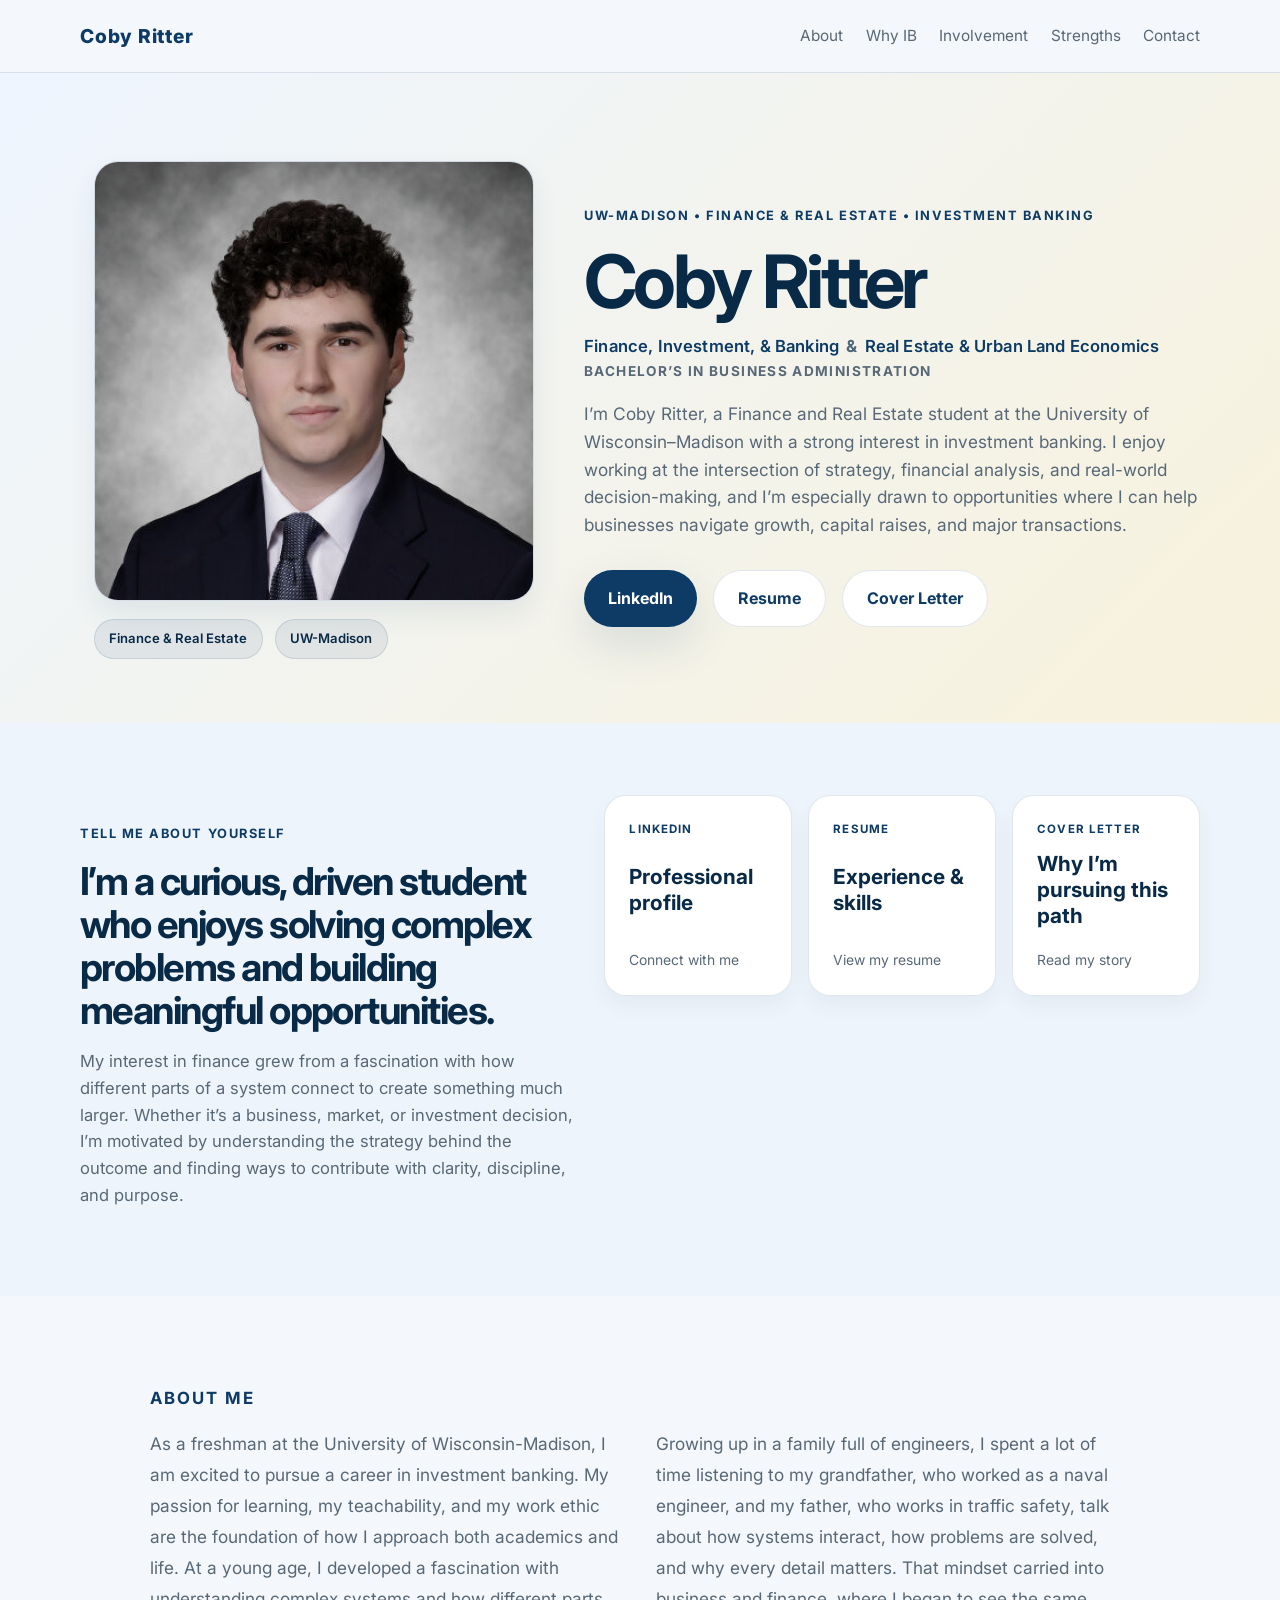
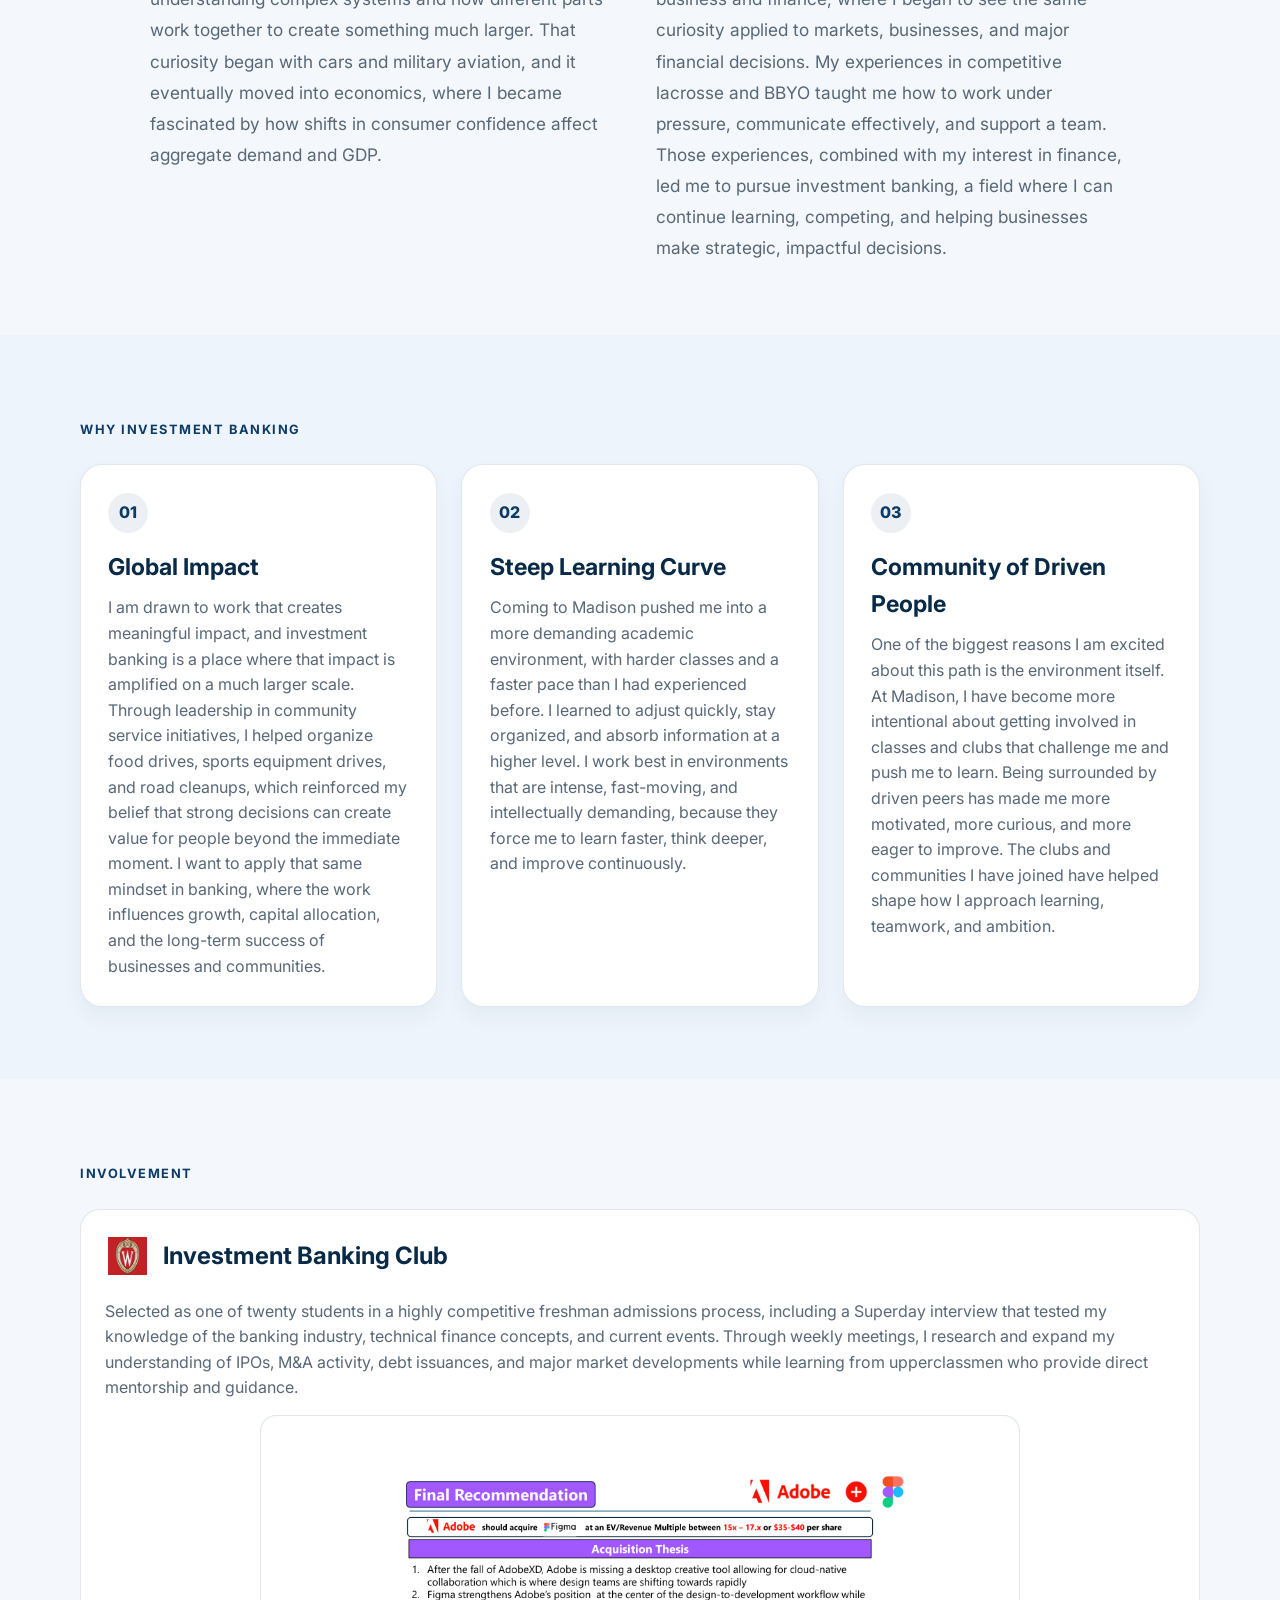
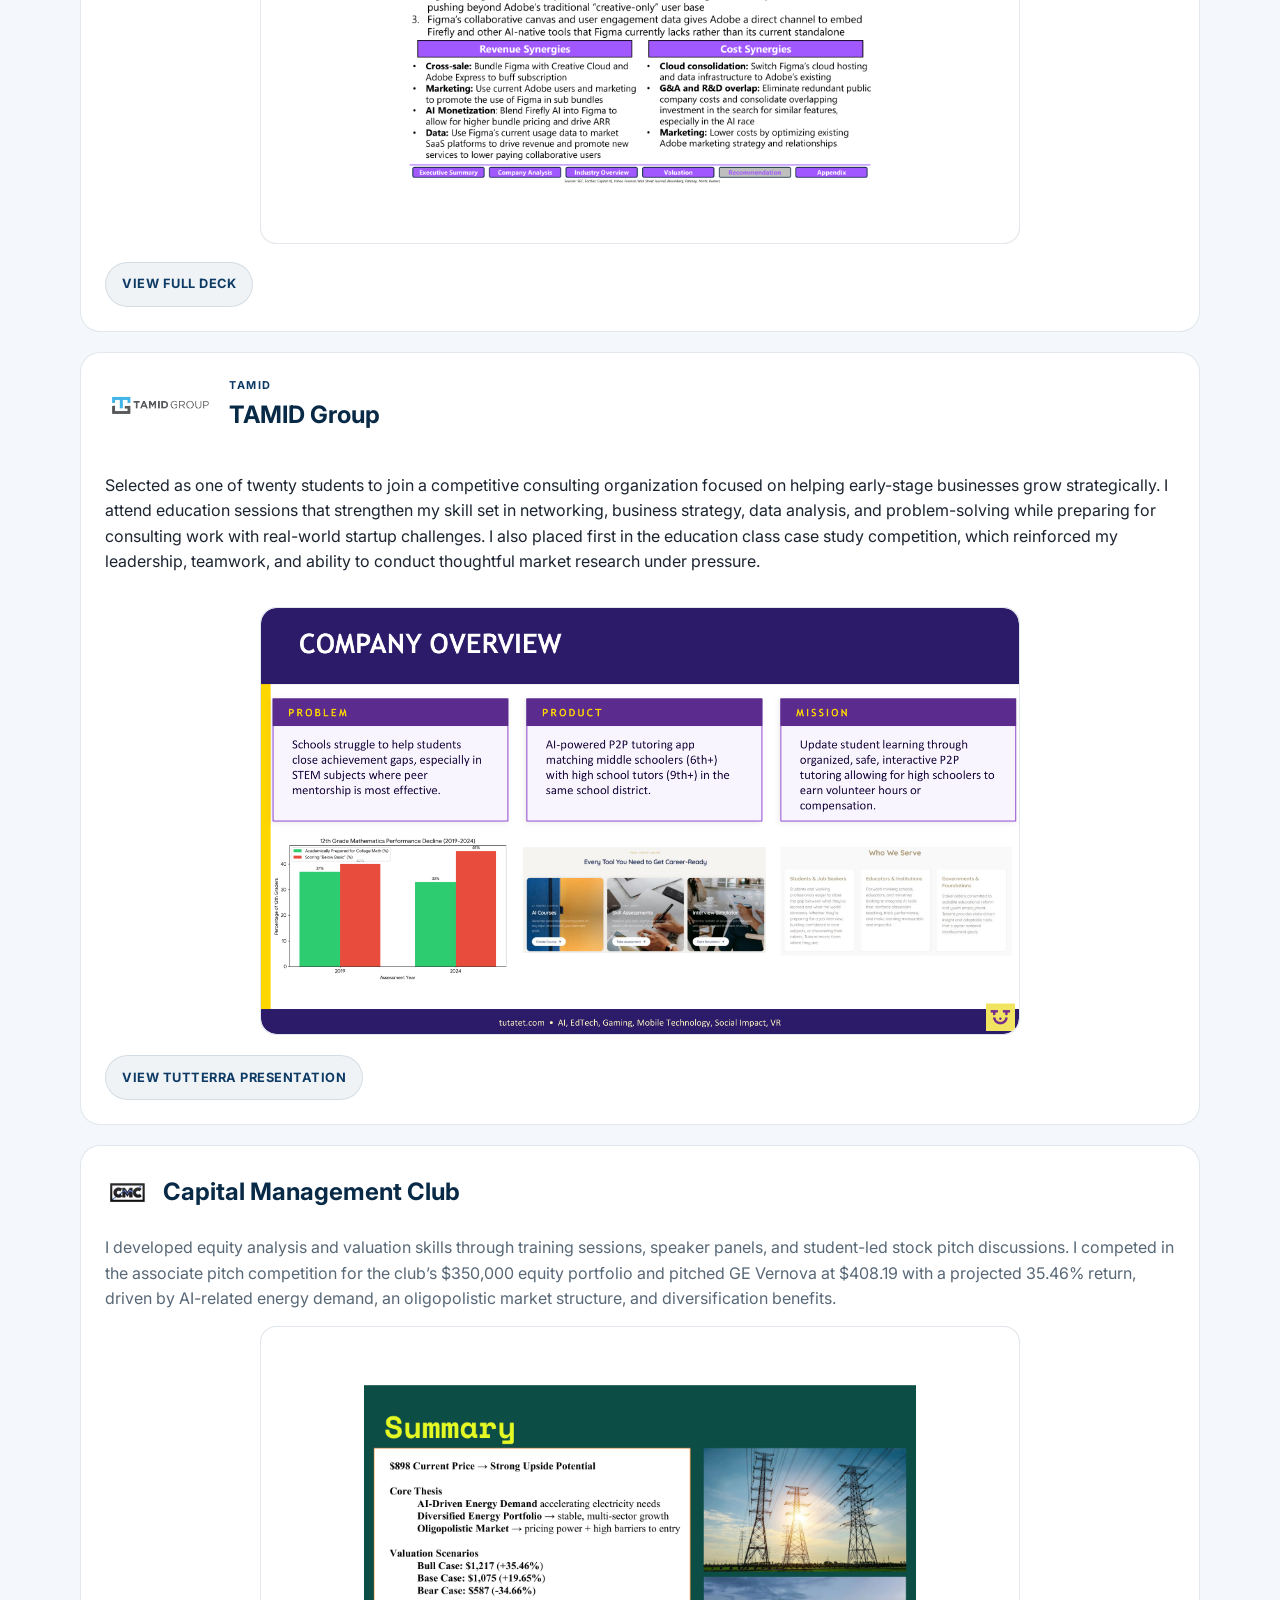
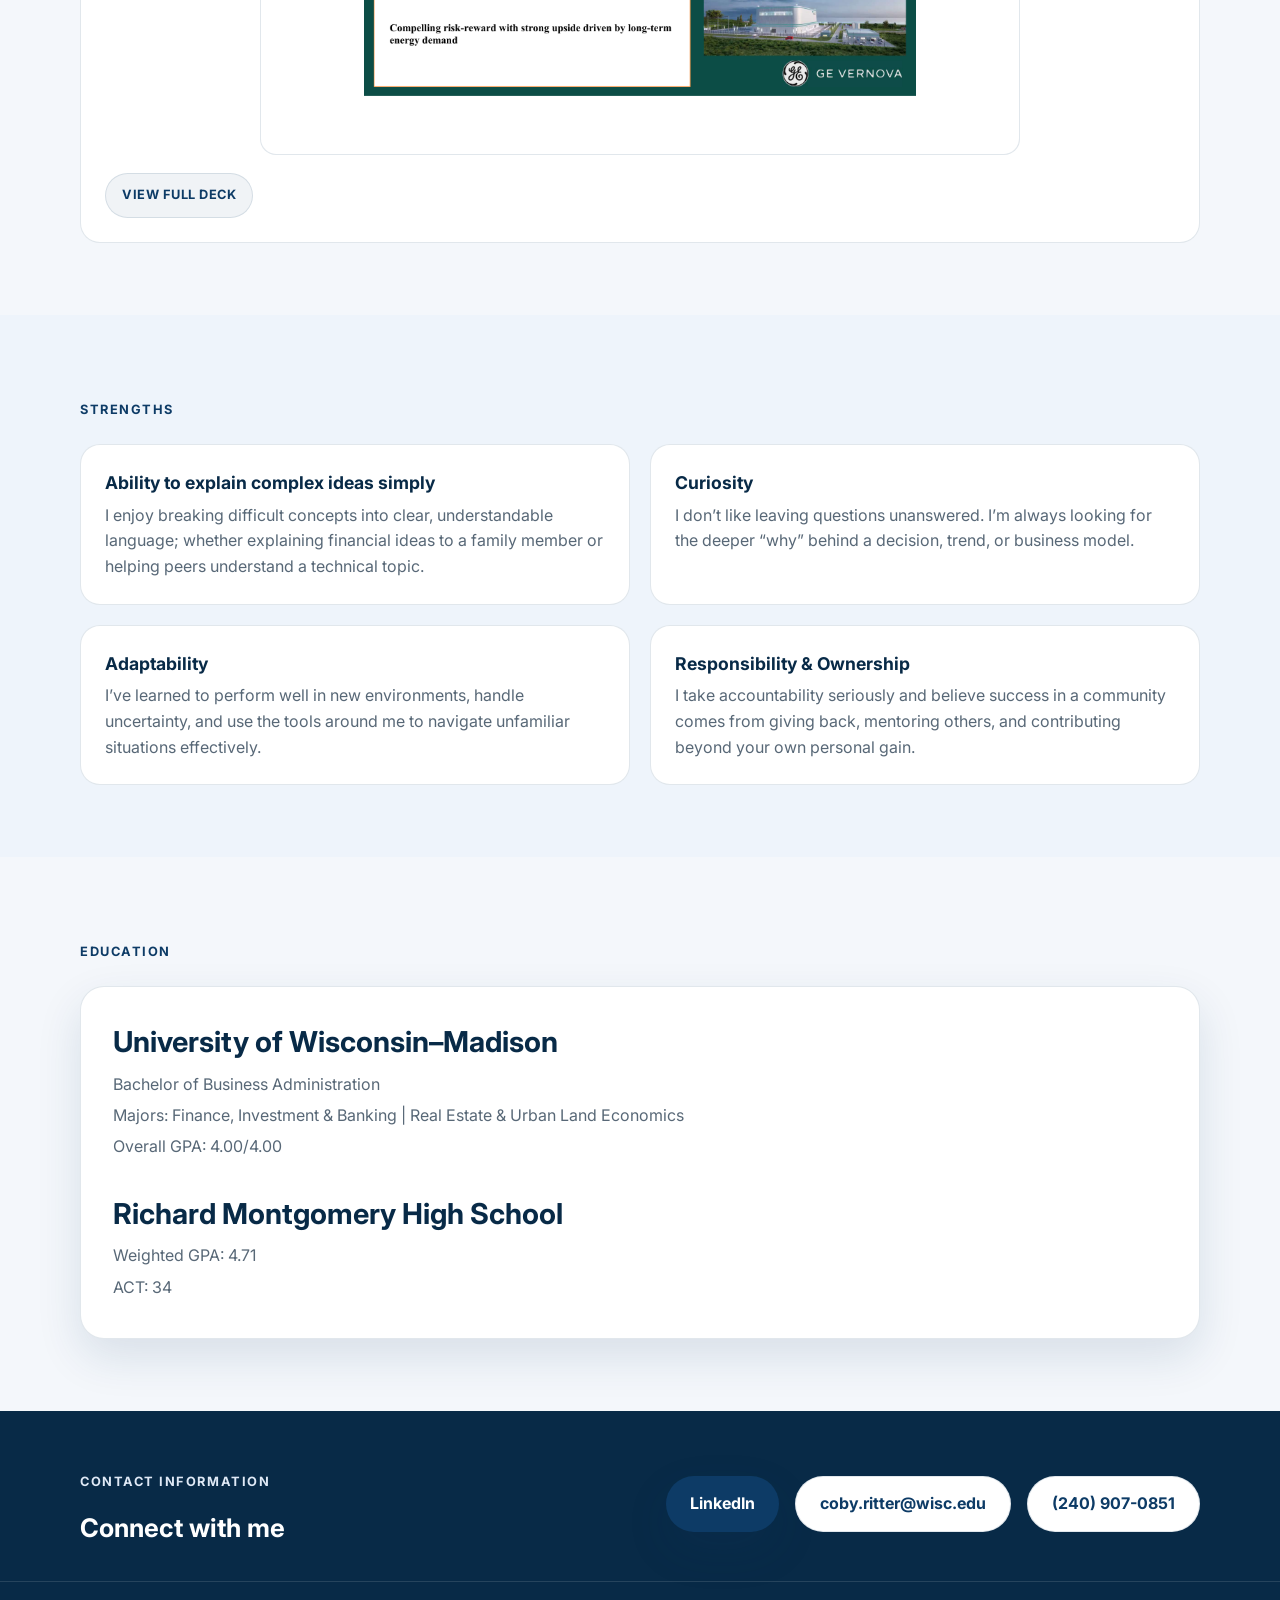
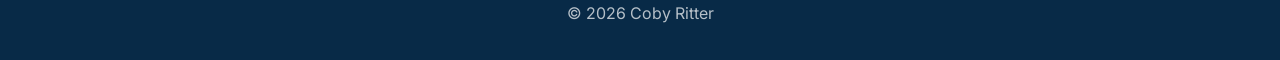
<file: index.html>
<!DOCTYPE html>
<html lang="en">
  <head>
    <meta charset="UTF-8" />
    <meta name="viewport" content="width=device-width, initial-scale=1.0" />
    <title>Coby Ritter | Investment Banking</title>
    <meta
      name="description"
      content="Coby Ritter is a finance and real estate student at UW-Madison interested in investment banking, capital markets, and building a career with lasting impact."
    />
    <link rel="preconnect" href="https://fonts.googleapis.com" />
    <link rel="preconnect" href="https://fonts.gstatic.com" crossorigin />
    <link
      href="https://fonts.googleapis.com/css2?family=Inter:wght@400;500;600;700;800&display=swap"
      rel="stylesheet"
    />
    <link rel="stylesheet" href="styles.css" />
  </head>
  <body>
    <header class="site-header">
      <nav class="nav container">
        <div class="brand">Coby Ritter</div>
        <div class="nav-links">
          <a href="#about">About</a>
          <a href="#banking">Why IB</a>
          <a href="#experience">Involvement</a>
          <a href="#strengths">Strengths</a>
          <a href="#contact">Contact</a>
        </div>
      </nav>
    </header>

    <main>
      <section class="hero">
        <div class="container hero-grid">
          <div class="hero-photo-panel">
            <div class="photo-frame">
              <img src="assets/coby-headshot.png" alt="Coby Ritter headshot" />
            </div>
            <div class="status-row">
              <span>Finance &amp; Real Estate</span>
              <span>UW-Madison</span>
            </div>
          </div>

          <div class="hero-copy">
            <p class="eyebrow">UW-Madison • Finance &amp; Real Estate • Investment Banking</p>
            <h1>Coby Ritter</h1>
            <div class="degree-block" aria-label="Bachelor's in Business Administration, majors in Finance, Investment, and Banking and Real Estate and Urban Land Economics">
              <p class="major-line">
                <span>Finance, Investment, &amp; Banking</span>
                <span class="divider">&amp;</span>
                <span>Real Estate &amp; Urban Land Economics</span>
              </p>
              <p class="degree-line">Bachelor’s in Business Administration</p>
            </div>
            <p class="subtitle">
              I’m Coby Ritter, a Finance and Real Estate student at the University of
              Wisconsin–Madison with a strong interest in investment banking. I enjoy
              working at the intersection of strategy, financial analysis, and real-world
              decision-making, and I’m especially drawn to opportunities where I can help
              businesses navigate growth, capital raises, and major transactions.
            </p>
            <div class="cta-row">
              <a
                class="btn btn-primary"
                href="https://www.linkedin.com/in/cobyritter"
                target="_blank"
                rel="noreferrer"
                >LinkedIn</a
              >
              <a
                class="btn btn-secondary"
                href="assets/slides/Ritter.Coby.Resume.pdf"
                target="_blank"
                rel="noreferrer"
                >Resume</a
              >
              <a
                class="btn btn-secondary"
                href="assets/slides/Ritter.Coby.CoverLetter.pdf"
                target="_blank"
                rel="noreferrer"
                >Cover Letter</a
              >
            </div>
          </div>
        </div>
      </section>

      <section class="section alt" id="resume">
        <div class="container profile-links-wrap">
          <div class="profile-summary">
            <p class="section-tag">Tell Me About Yourself</p>
            <h2>I’m a curious, driven student who enjoys solving complex problems and building meaningful opportunities.</h2>
            <p>
              My interest in finance grew from a fascination with how different parts of a
              system connect to create something much larger. Whether it’s a business,
              market, or investment decision, I’m motivated by understanding the strategy
              behind the outcome and finding ways to contribute with clarity, discipline,
              and purpose.
            </p>
          </div>

          <div class="resource-grid">
            <a class="resource-card" href="https://www.linkedin.com/in/cobyritter" target="_blank" rel="noreferrer">
              <span class="resource-label">LinkedIn</span>
              <strong>Professional profile</strong>
              <small>Connect with me</small>
            </a>
            <a
              class="resource-card"
              href="assets/slides/Ritter.Coby.Resume.pdf"
              target="_blank"
              rel="noreferrer"
            >
              <span class="resource-label">Resume</span>
              <strong>Experience &amp; skills</strong>
              <small>View my resume</small>
            </a>
            <a
              class="resource-card"
              href="assets/slides/Ritter.Coby.CoverLetter.pdf"
              target="_blank"
              rel="noreferrer"
              id="cover-letter"
            >
              <span class="resource-label">Cover Letter</span>
              <strong>Why I’m pursuing this path</strong>
              <small>Read my story</small>
            </a>
          </div>
        </div>
      </section>

      <section id="about" class="section">
        <div class="container about-story">
          <p class="section-tag">About Me</p>
          <div class="about-story-grid">
            <p>
              As a freshman at the University of Wisconsin-Madison, I am excited to pursue a
              career in investment banking. My passion for learning, my teachability, and my
              work ethic are the foundation of how I approach both academics and life. At a
              young age, I developed a fascination with understanding complex systems and how
              different parts work together to create something much larger. That curiosity began
              with cars and military aviation, and it eventually moved into economics, where I
              became fascinated by how shifts in consumer confidence affect aggregate demand and
              GDP.
            </p>
            <p>
              Growing up in a family full of engineers, I spent a lot of time listening to my
              grandfather, who worked as a naval engineer, and my father, who works in traffic
              safety, talk about how systems interact, how problems are solved, and why every
              detail matters. That mindset carried into business and finance, where I began to
              see the same curiosity applied to markets, businesses, and major financial
              decisions. My experiences in competitive lacrosse and BBYO taught me how to work
              under pressure, communicate effectively, and support a team. Those experiences,
              combined with my interest in finance, led me to pursue investment banking, a field
              where I can continue learning, competing, and helping businesses make strategic,
              impactful decisions.
            </p>
          </div>
        </div>
      </section>

      <section id="banking" class="section alt">
        <div class="container">
          <p class="section-tag">Why Investment Banking</p>
          <div class="grid-3">
            <article class="info-card">
              <span class="icon">01</span>
              <h3>Global Impact</h3>
              <p>
                I am drawn to work that creates meaningful impact, and investment banking is a
                place where that impact is amplified on a much larger scale. Through leadership in
                community service initiatives, I helped organize food drives, sports equipment
                drives, and road cleanups, which reinforced my belief that strong decisions can
                create value for people beyond the immediate moment. I want to apply that same
                mindset in banking, where the work influences growth, capital allocation, and the
                long-term success of businesses and communities.
              </p>
            </article>
            <article class="info-card">
              <span class="icon">02</span>
              <h3>Steep Learning Curve</h3>
              <p>
                Coming to Madison pushed me into a more demanding academic environment, with
                harder classes and a faster pace than I had experienced before. I learned to
                adjust quickly, stay organized, and absorb information at a higher level. I work
                best in environments that are intense, fast-moving, and intellectually demanding,
                because they force me to learn faster, think deeper, and improve continuously.
              </p>
            </article>
            <article class="info-card">
              <span class="icon">03</span>
              <h3>Community of Driven People</h3>
              <p>
                One of the biggest reasons I am excited about this path is the environment itself.
                At Madison, I have become more intentional about getting involved in classes and
                clubs that challenge me and push me to learn. Being surrounded by driven peers has
                made me more motivated, more curious, and more eager to improve. The clubs and
                communities I have joined have helped shape how I approach learning, teamwork, and
                ambition.
              </p>
            </article>
          </div>
        </div>
      </section>

      <section id="experience" class="section">
        <div class="container">
          <p class="section-tag">Involvement</p>
          <div class="experience-list">
            <article class="experience-item">
              <div class="club-header-row">
                <div class="club-badge club-badge--image" aria-hidden="true">
                  <img src="assets/slides/UW Logo, IBC.jpg" alt="Investment Banking Club logo" />
                </div>
                <h3>Investment Banking Club</h3>
              </div>
              <div class="club-copy-wrap">
                <p>
                  Selected as one of twenty students in a highly competitive freshman admissions
                  process, including a Superday interview that tested my knowledge of the banking
                  industry, technical finance concepts, and current events. Through weekly meetings,
                  I research and expand my understanding of IPOs, M&amp;A activity, debt issuances,
                  and major market developments while learning from upperclassmen who provide direct
                  mentorship and guidance.
                </p>
                <div class="pitch-frame">
                  <img
                    class="club-visual"
                    src="assets/slides/Ritter.Coby.PITCHDECK (Summary Only)-page-1.png"
                    alt="Investment Banking Club final recommendation slide"
                  />
                </div>
                <a
                  class="deck-link"
                  href="assets/slides/Ritter.Coby.PITCHDECK.pdf"
                  target="_blank"
                  rel="noreferrer"
                  >View full deck</a
                >
              </div>
            </article>

            <article class="experience-item">
              <div class="club-header-row club-header-row--stacked">
                <div class="club-badge club-badge--image" aria-hidden="true">
                  <img src="TAMID Group Image.png" alt="TAMID Group logo" />
                </div>
                <div class="club-title-stack">
                  <span class="club-kicker">TAMID</span>
                  <h3>TAMID Group</h3>
                </div>
              </div>
              <p>
                Selected as one of twenty students to join a competitive consulting organization
                focused on helping early-stage businesses grow strategically. I attend education
                sessions that strengthen my skill set in networking, business strategy, data
                analysis, and problem-solving while preparing for consulting work with real-world
                startup challenges. I also placed first in the education class case study
                competition, which reinforced my leadership, teamwork, and ability to conduct
                thoughtful market research under pressure.
              </p>
              <div class="pitch-frame">
                <img
                  class="club-visual"
                  src="assets/slides/TAMID Tutterra Company Overview.png"
                  alt="TAMID Tutterra case competition overview slide"
                />
              </div>
              <a
                class="deck-link"
                href="assets/slides/TAMID Project Tutterra Presentation.pdf"
                target="_blank"
                rel="noreferrer"
                >View Tutterra presentation</a
              >
            </article>

            <article class="experience-item">
              <div class="club-header-row">
                <div class="club-badge club-badge--image" aria-hidden="true">
                  <img src="CMC Logo.jpg" alt="Capital Management Club logo" />
                </div>
                <h3>Capital Management Club</h3>
              </div>
              <div class="club-copy-wrap">
                <p>
                  I developed equity analysis and valuation skills through training sessions,
                  speaker panels, and student-led stock pitch discussions. I competed in the
                  associate pitch competition for the club’s $350,000 equity portfolio and pitched
                  GE Vernova at $408.19 with a projected 35.46% return, driven by AI-related energy
                  demand, an oligopolistic market structure, and diversification benefits.
                </p>
                <div class="pitch-frame">
                  <img
                    class="club-visual"
                    src="assets/slides/GE Vernova Pitch Slides (Summary Only)-page-1.png"
                    alt="Capital Management Club GE Vernova pitch slide"
                  />
                </div>
                <a
                  class="deck-link"
                  href="assets/slides/GE Vernova CMC Stock Pitch.pdf"
                  target="_blank"
                  rel="noreferrer"
                  >View full deck</a
                >
              </div>
            </article>
          </div>
        </div>
      </section>

      <section id="strengths" class="section alt">
        <div class="container">
          <p class="section-tag">Strengths</p>
          <div class="strengths-wrap">
            <div class="strength-item">
              <strong>Ability to explain complex ideas simply</strong>
              <p>
                I enjoy breaking difficult concepts into clear, understandable language; whether
                explaining financial ideas to a family member or helping peers understand a
                technical topic.
              </p>
            </div>
            <div class="strength-item">
              <strong>Curiosity</strong>
              <p>
                I don’t like leaving questions unanswered. I’m always looking for the deeper
                “why” behind a decision, trend, or business model.
              </p>
            </div>
            <div class="strength-item">
              <strong>Adaptability</strong>
              <p>
                I’ve learned to perform well in new environments, handle uncertainty, and use
                the tools around me to navigate unfamiliar situations effectively.
              </p>
            </div>
            <div class="strength-item">
              <strong>Responsibility &amp; Ownership</strong>
              <p>
                I take accountability seriously and believe success in a community comes from
                giving back, mentoring others, and contributing beyond your own personal gain.
              </p>
            </div>
          </div>
        </div>
      </section>

      <section class="section">
        <div class="container">
          <p class="section-tag">Education</p>
          <div class="edu-box">
            <h3>University of Wisconsin–Madison</h3>
            <p>Bachelor of Business Administration</p>
            <p>Majors: Finance, Investment &amp; Banking | Real Estate &amp; Urban Land Economics</p>
            <p>Overall GPA: 4.00/4.00</p>
            <br />
            <h3>Richard Montgomery High School</h3>
            <p>Weighted GPA: 4.71</p>
            <p>ACT: 34</p>
          </div>
        </div>
      </section>
    </main>

    <footer id="contact" class="site-footer">
      <div class="container footer-content">
        <div>
          <p class="section-tag light">Contact Information</p>
          <h3>Connect with me</h3>
        </div>
        <div class="footer-links">
          <a href="https://www.linkedin.com/in/cobyritter" class="btn btn-primary" target="_blank" rel="noreferrer">LinkedIn</a>
          <a href="mailto:coby.ritter@wisc.edu" class="btn btn-secondary">coby.ritter@wisc.edu</a>
          <a href="tel:2409070851" class="btn btn-secondary">(240) 907-0851</a>
        </div>
      </div>
      <p class="copyright">© <span id="year"></span> Coby Ritter</p>
    </footer>

    <script src="script.js"></script>
  </body>
</html>
</file>
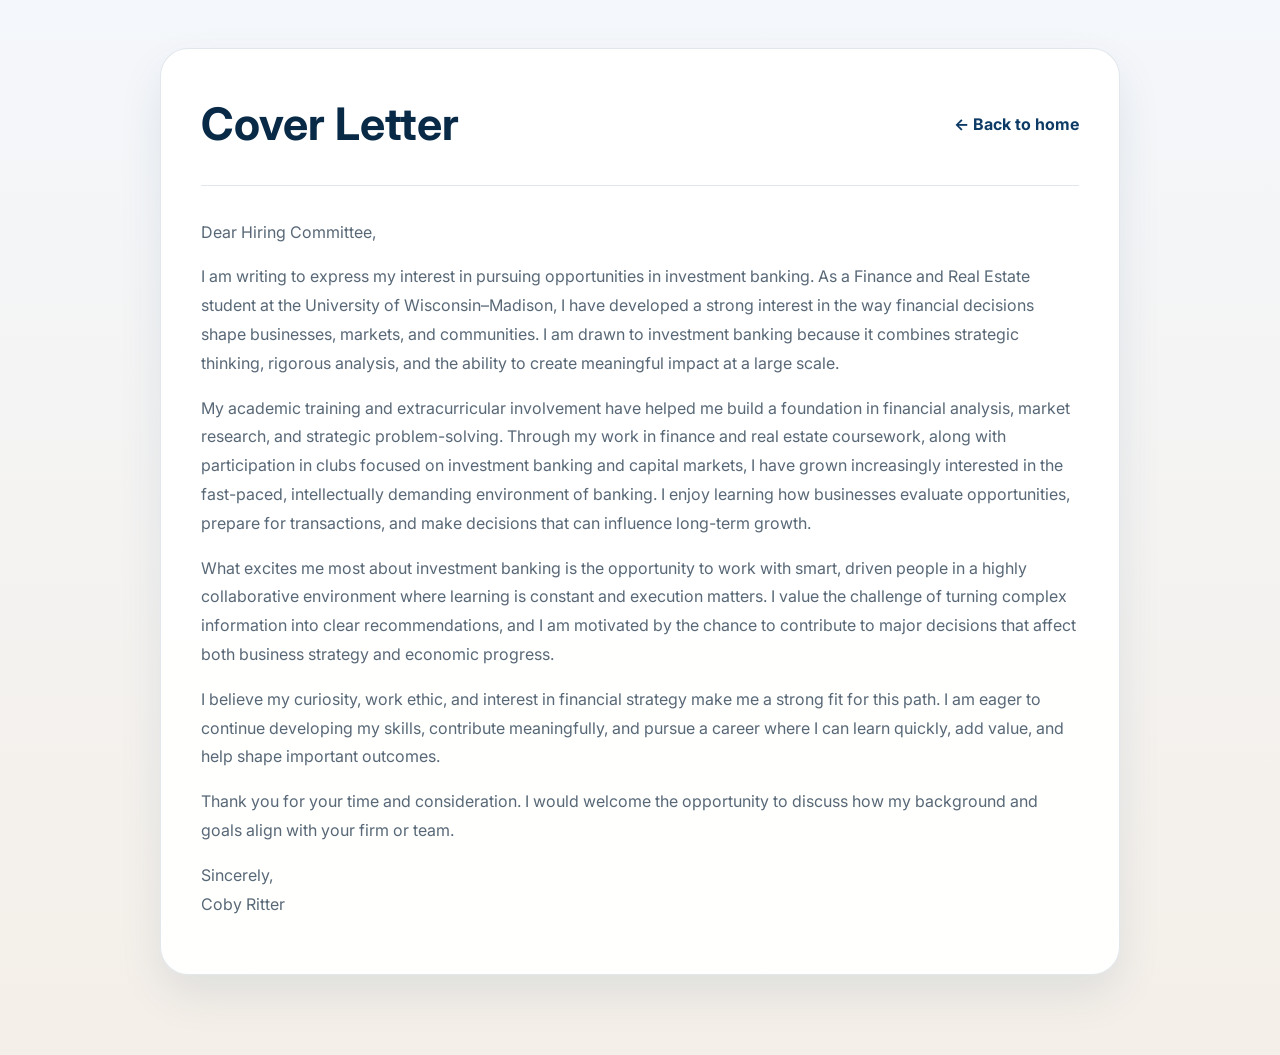
<file: cover-letter.html>
<!DOCTYPE html>
<html lang="en">
  <head>
    <meta charset="UTF-8" />
    <meta name="viewport" content="width=device-width, initial-scale=1.0" />
    <title>Coby Ritter | Cover Letter</title>
    <link rel="preconnect" href="https://fonts.googleapis.com" />
    <link rel="preconnect" href="https://fonts.gstatic.com" crossorigin />
    <link
      href="https://fonts.googleapis.com/css2?family=Inter:wght@400;500;600;700;800&display=swap"
      rel="stylesheet"
    />
    <link rel="stylesheet" href="styles.css" />
    <style>
      body {
        background: linear-gradient(180deg, #f4f7fb 0%, #f4efe8 100%);
      }

      .page-shell {
        max-width: 960px;
        margin: 3rem auto 5rem;
        background: rgba(255, 255, 255, 0.94);
        border: 1px solid rgba(13, 59, 102, 0.12);
        border-radius: 28px;
        box-shadow: 0 20px 45px rgba(13, 59, 102, 0.09);
        padding: 2.5rem;
      }

      .doc-header {
        display: flex;
        justify-content: space-between;
        align-items: center;
        gap: 1rem;
        border-bottom: 1px solid rgba(13, 59, 102, 0.12);
        padding-bottom: 1.5rem;
        margin-bottom: 2rem;
      }

      .doc-header h1 {
        margin: 0;
        color: var(--primary-dark);
        font-size: clamp(2rem, 4vw, 2.8rem);
      }

      .doc-header a {
        color: var(--primary);
        font-weight: 700;
      }

      .letter {
        color: var(--muted);
        line-height: 1.8;
      }

      .letter p {
        margin: 0 0 1rem;
      }

      @media (max-width: 700px) {
        .page-shell {
          margin: 1.25rem;
          padding: 1.25rem;
        }

        .doc-header {
          flex-direction: column;
          align-items: flex-start;
        }
      }
    </style>
  </head>
  <body>
    <div class="page-shell">
      <header class="doc-header">
        <h1>Cover Letter</h1>
        <a href="index.html">← Back to home</a>
      </header>

      <main class="letter">
        <p>Dear Hiring Committee,</p>

        <p>
          I am writing to express my interest in pursuing opportunities in investment banking.
          As a Finance and Real Estate student at the University of Wisconsin–Madison, I have
          developed a strong interest in the way financial decisions shape businesses, markets,
          and communities. I am drawn to investment banking because it combines strategic
          thinking, rigorous analysis, and the ability to create meaningful impact at a large
          scale.
        </p>

        <p>
          My academic training and extracurricular involvement have helped me build a foundation
          in financial analysis, market research, and strategic problem-solving. Through my work
          in finance and real estate coursework, along with participation in clubs focused on
          investment banking and capital markets, I have grown increasingly interested in the
          fast-paced, intellectually demanding environment of banking. I enjoy learning how
          businesses evaluate opportunities, prepare for transactions, and make decisions that can
          influence long-term growth.
        </p>

        <p>
          What excites me most about investment banking is the opportunity to work with smart,
          driven people in a highly collaborative environment where learning is constant and
          execution matters. I value the challenge of turning complex information into clear
          recommendations, and I am motivated by the chance to contribute to major decisions that
          affect both business strategy and economic progress.
        </p>

        <p>
          I believe my curiosity, work ethic, and interest in financial strategy make me a strong
          fit for this path. I am eager to continue developing my skills, contribute meaningfully,
          and pursue a career where I can learn quickly, add value, and help shape important
          outcomes.
        </p>

        <p>
          Thank you for your time and consideration. I would welcome the opportunity to discuss
          how my background and goals align with your firm or team.
        </p>

        <p>Sincerely,<br />Coby Ritter</p>
      </main>
    </div>
  </body>
</html>
</file>
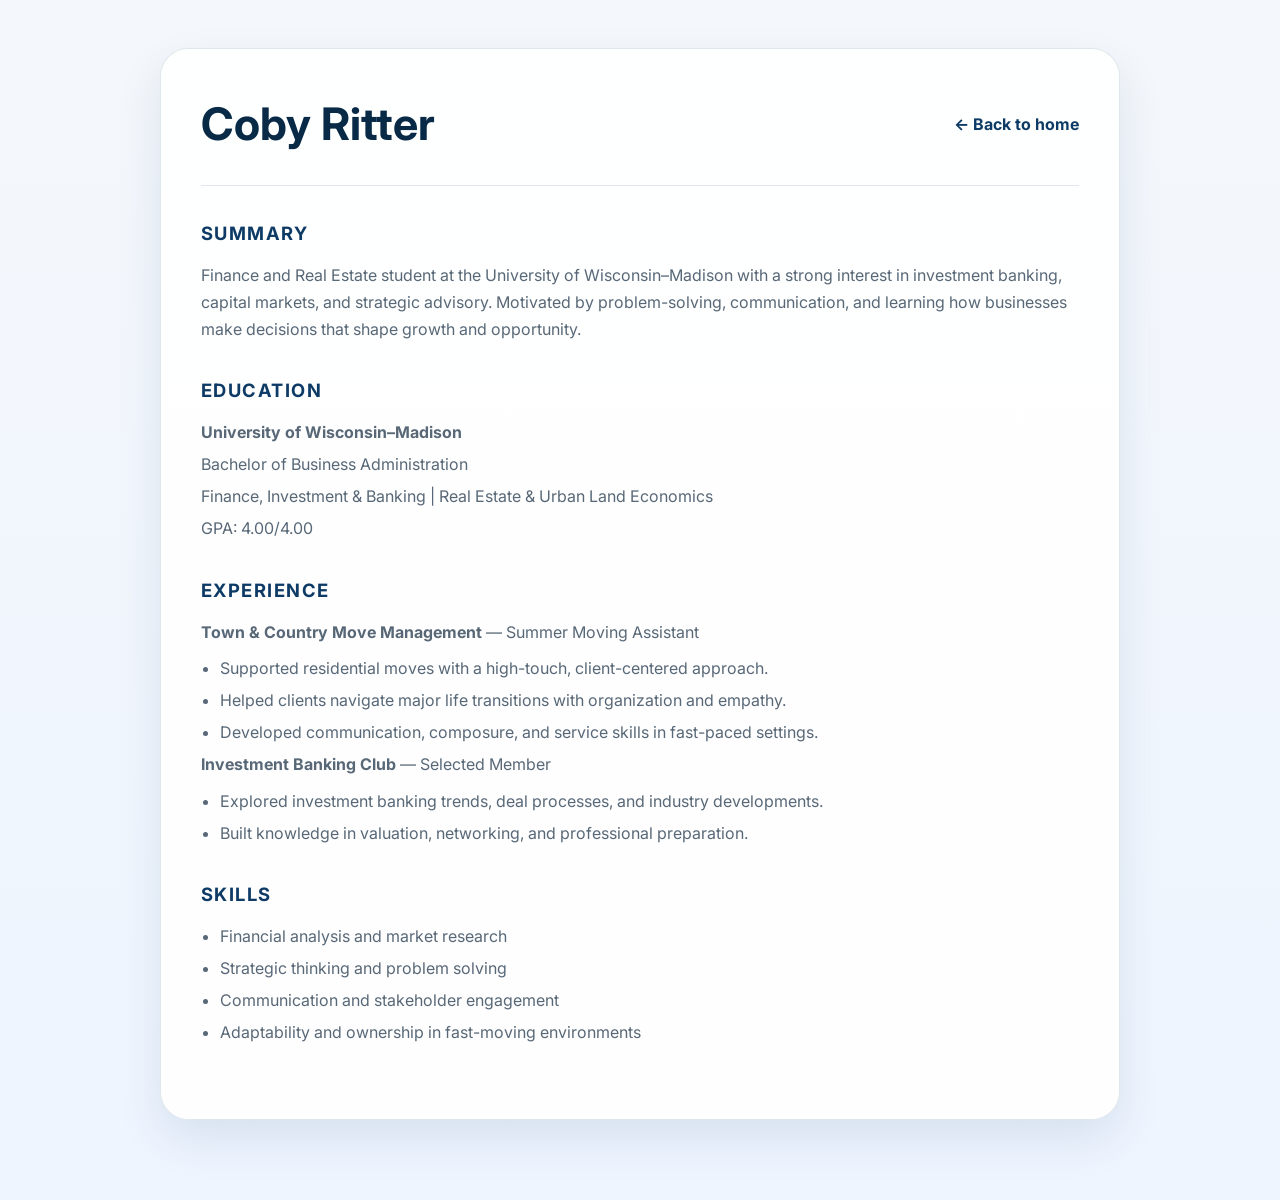
<file: resume.html>
<!DOCTYPE html>
<html lang="en">
  <head>
    <meta charset="UTF-8" />
    <meta name="viewport" content="width=device-width, initial-scale=1.0" />
    <title>Coby Ritter | Resume</title>
    <link rel="preconnect" href="https://fonts.googleapis.com" />
    <link rel="preconnect" href="https://fonts.gstatic.com" crossorigin />
    <link
      href="https://fonts.googleapis.com/css2?family=Inter:wght@400;500;600;700;800&display=swap"
      rel="stylesheet"
    />
    <link rel="stylesheet" href="styles.css" />
    <style>
      body {
        background: linear-gradient(180deg, #f4f7fb 0%, #eef5ff 100%);
      }

      .page-shell {
        max-width: 960px;
        margin: 3rem auto 5rem;
        background: rgba(255, 255, 255, 0.9);
        border: 1px solid rgba(13, 59, 102, 0.12);
        border-radius: 28px;
        box-shadow: 0 20px 45px rgba(13, 59, 102, 0.1);
        padding: 2.5rem;
      }

      .doc-header {
        display: flex;
        justify-content: space-between;
        align-items: center;
        gap: 1rem;
        border-bottom: 1px solid rgba(13, 59, 102, 0.12);
        padding-bottom: 1.5rem;
        margin-bottom: 2rem;
      }

      .doc-header h1 {
        margin: 0;
        color: var(--primary-dark);
        font-size: clamp(2rem, 4vw, 2.8rem);
      }

      .doc-header a {
        color: var(--primary);
        font-weight: 700;
      }

      .section-block {
        margin-bottom: 2rem;
      }

      .section-block h2 {
        margin: 0 0 0.8rem;
        font-size: 1.15rem;
        letter-spacing: 0.08em;
        text-transform: uppercase;
        color: var(--primary);
      }

      .resume-content {
        color: var(--muted);
        line-height: 1.7;
      }

      .resume-content p,
      .resume-content li {
        margin: 0.3rem 0;
      }

      .resume-content ul {
        margin: 0.6rem 0 0;
        padding-left: 1.2rem;
      }

      @media (max-width: 700px) {
        .page-shell {
          margin: 1.25rem;
          padding: 1.25rem;
        }

        .doc-header {
          flex-direction: column;
          align-items: flex-start;
        }
      }
    </style>
  </head>
  <body>
    <div class="page-shell">
      <header class="doc-header">
        <h1>Coby Ritter</h1>
        <a href="index.html">← Back to home</a>
      </header>

      <main class="resume-content">
        <section class="section-block">
          <h2>Summary</h2>
          <p>
            Finance and Real Estate student at the University of Wisconsin–Madison with a
            strong interest in investment banking, capital markets, and strategic advisory.
            Motivated by problem-solving, communication, and learning how businesses make
            decisions that shape growth and opportunity.
          </p>
        </section>

        <section class="section-block">
          <h2>Education</h2>
          <p><strong>University of Wisconsin–Madison</strong></p>
          <p>Bachelor of Business Administration</p>
          <p>Finance, Investment &amp; Banking | Real Estate &amp; Urban Land Economics</p>
          <p>GPA: 4.00/4.00</p>
        </section>

        <section class="section-block">
          <h2>Experience</h2>
          <p><strong>Town &amp; Country Move Management</strong> — Summer Moving Assistant</p>
          <ul>
            <li>Supported residential moves with a high-touch, client-centered approach.</li>
            <li>Helped clients navigate major life transitions with organization and empathy.</li>
            <li>Developed communication, composure, and service skills in fast-paced settings.</li>
          </ul>

          <p><strong>Investment Banking Club</strong> — Selected Member</p>
          <ul>
            <li>Explored investment banking trends, deal processes, and industry developments.</li>
            <li>Built knowledge in valuation, networking, and professional preparation.</li>
          </ul>
        </section>

        <section class="section-block">
          <h2>Skills</h2>
          <ul>
            <li>Financial analysis and market research</li>
            <li>Strategic thinking and problem solving</li>
            <li>Communication and stakeholder engagement</li>
            <li>Adaptability and ownership in fast-moving environments</li>
          </ul>
        </section>
      </main>
    </div>
  </body>
</html>
</file>
<file: styles.css>
:root {
  --bg: #f4f7fb;
  --panel: #ffffff;
  --primary: #0d3b66;
  --primary-dark: #082a47;
  --accent: #d4af37;
  --text: #1b2430;
  --muted: #586877;
  --line: rgba(13, 59, 102, 0.12);
  --shadow: 0 18px 45px rgba(13, 59, 102, 0.12);
}

* {
  box-sizing: border-box;
}

html {
  scroll-behavior: smooth;
}

body {
  margin: 0;
  font-family: "Inter", sans-serif;
  background: var(--bg);
  color: var(--text);
  line-height: 1.6;
}

a {
  text-decoration: none;
  color: inherit;
}

.container {
  width: min(1120px, calc(100% - 2rem));
  margin: 0 auto;
}

.site-header {
  position: sticky;
  top: 0;
  background: rgba(244, 247, 251, 0.85);
  backdrop-filter: blur(12px);
  border-bottom: 1px solid var(--line);
  z-index: 10;
}

.nav {
  display: flex;
  align-items: center;
  justify-content: space-between;
  min-height: 72px;
}

.brand {
  font-size: 1.2rem;
  font-weight: 800;
  letter-spacing: 0.04em;
  color: var(--primary);
}

.nav-links {
  display: flex;
  gap: 1.4rem;
  font-size: 0.96rem;
  color: var(--muted);
}

.nav-links a:hover {
  color: var(--primary);
}

.hero {
  background: linear-gradient(135deg, #eef5ff 0%, #f8f2dc 100%);
  padding: 5.5rem 0 4rem;
}

.hero-grid {
  display: grid;
  grid-template-columns: 0.95fr 1.25fr;
  align-items: center;
  gap: 2.25rem;
}

.hero-photo-panel {
  display: flex;
  flex-direction: column;
  gap: 1.1rem;
  justify-self: center;
  width: min(100%, 440px);
}

.photo-frame {
  position: relative;
  overflow: hidden;
  border-radius: 24px;
  border: 1px solid rgba(13, 59, 102, 0.08);
  box-shadow: 0 14px 28px rgba(13, 59, 102, 0.08);
  background: linear-gradient(135deg, #e8edf5 0%, #dfe4ea 100%);
  min-height: 420px;
  max-height: 520px;
}

.photo-frame img {
  display: block;
  width: 100%;
  height: 100%;
  min-height: 420px;
  object-fit: cover;
  object-position: center top;
  filter: saturate(0.8) contrast(1.02) brightness(0.96);
}

.status-row {
  display: flex;
  flex-wrap: wrap;
  gap: 0.75rem;
}

.status-row span {
  display: inline-flex;
  align-items: center;
  padding: 0.55rem 0.9rem;
  border-radius: 999px;
  background: rgba(13, 59, 102, 0.08);
  border: 1px solid var(--line);
  color: var(--primary-dark);
  font-weight: 600;
  font-size: 0.82rem;
}

.eyebrow,
.section-tag {
  font-size: 0.8rem;
  letter-spacing: 0.12em;
  text-transform: uppercase;
  font-weight: 700;
  color: var(--primary);
  margin-bottom: 1rem;
}

.hero-copy h1 {
  margin: 0;
  font-size: clamp(2.7rem, 6vw, 4.6rem);
  line-height: 1.05;
  letter-spacing: -0.05em;
  color: var(--primary-dark);
}

.degree-block {
  margin: 0.9rem 0 1.2rem;
  display: grid;
  gap: 0.14rem;
}

.major-line,
.degree-line {
  margin: 0;
}

.major-line {
  display: flex;
  flex-wrap: wrap;
  align-items: baseline;
  gap: 0.45rem;
  font-size: 1.04rem;
  line-height: 1.45;
  color: var(--primary);
  font-weight: 600;
  letter-spacing: 0.01em;
}

.major-line span {
  display: inline-block;
}

.divider {
  color: var(--primary-dark);
  opacity: 0.7;
  font-weight: 700;
}

.degree-line {
  font-size: 0.85rem;
  line-height: 1.5;
  letter-spacing: 0.1em;
  text-transform: uppercase;
  color: var(--muted);
  font-weight: 700;
}

.subtitle {
  margin-top: 1.2rem;
  max-width: 620px;
  font-size: 1.08rem;
  color: var(--muted);
}

.cta-row {
  display: flex;
  gap: 1rem;
  margin-top: 2rem;
  flex-wrap: wrap;
}

.btn {
  display: inline-flex;
  align-items: center;
  justify-content: center;
  padding: 0.9rem 1.5rem;
  border-radius: 999px;
  font-weight: 700;
  transition: transform 0.2s ease, box-shadow 0.2s ease;
}

.btn:hover {
  transform: translateY(-1px);
}

.btn-primary {
  background: var(--primary);
  color: white;
  box-shadow: var(--shadow);
}

.btn-secondary {
  background: white;
  color: var(--primary);
  border: 1px solid var(--line);
}

.profile-links-wrap {
  display: grid;
  grid-template-columns: 1fr 1.2fr;
  gap: 1.75rem;
  align-items: start;
}

.profile-summary {
  padding: 1rem 0;
}

.profile-summary h2 {
  margin: 0 0 1rem;
  font-size: clamp(2rem, 3vw, 3rem);
  line-height: 1.12;
  letter-spacing: -0.04em;
  color: var(--primary-dark);
}

.profile-summary p:last-child {
  margin: 0;
  color: var(--muted);
  font-size: 1.04rem;
}

.resource-grid {
  display: grid;
  grid-template-columns: repeat(3, minmax(0, 1fr));
  gap: 1rem;
}

.resource-card {
  display: flex;
  flex-direction: column;
  justify-content: space-between;
  min-height: 190px;
  background: var(--panel);
  border: 1px solid var(--line);
  border-radius: 22px;
  box-shadow: 0 10px 20px rgba(13, 59, 102, 0.05);
  padding: 1.5rem;
  transition: transform 0.2s ease, box-shadow 0.2s ease;
}

.resource-card:hover {
  transform: translateY(-3px);
  box-shadow: 0 18px 32px rgba(13, 59, 102, 0.08);
}

.resource-label {
  display: inline-block;
  margin-bottom: 0.8rem;
  font-size: 0.72rem;
  letter-spacing: 0.1em;
  text-transform: uppercase;
  color: var(--primary);
  font-weight: 700;
}

.resource-card strong {
  font-size: 1.3rem;
  line-height: 1.25;
  color: var(--primary-dark);
}

.resource-card small {
  margin-top: 1.2rem;
  color: var(--muted);
  font-size: 0.87rem;
}

.hero-card {
  background: rgba(255, 255, 255, 0.84);
  border: 1px solid var(--line);
  border-radius: 24px;
  padding: 2rem;
  box-shadow: var(--shadow);
}

.card-badge {
  display: inline-block;
  background: rgba(212, 175, 55, 0.18);
  color: var(--primary-dark);
  border-radius: 999px;
  padding: 0.38rem 0.8rem;
  font-size: 0.72rem;
  font-weight: 700;
  letter-spacing: 0.08em;
  text-transform: uppercase;
}

.hero-card h2 {
  margin: 1rem 0 0.8rem;
  font-size: 2rem;
  color: var(--primary-dark);
}

.hero-card ul {
  list-style: none;
  padding: 0;
  margin: 0;
  display: grid;
  gap: 0.85rem;
  color: var(--muted);
}

.hero-card li::before {
  content: "•";
  color: var(--accent);
  font-weight: 700;
  margin-right: 0.6rem;
}

.section {
  padding: 4.5rem 0;
}

.alt {
  background: #eef4fb;
}

.about-story {
  max-width: 980px;
}

.about-story .section-tag {
  margin-bottom: 1rem;
  font-size: 1.05rem;
  letter-spacing: 0.12em;
}

.about-story-grid {
  display: grid;
  grid-template-columns: 1fr 1fr;
  gap: 2rem;
  align-items: start;
}

.about-story-grid p {
  margin: 0;
  font-size: clamp(0.96rem, 1.45vw, 1.08rem);
  line-height: 1.8;
  color: var(--muted);
}

.grid-3 {
  display: grid;
  grid-template-columns: repeat(3, minmax(0, 1fr));
  gap: 1.5rem;
  margin-top: 1.5rem;
}

.info-card {
  background: var(--panel);
  border: 1px solid var(--line);
  border-radius: 22px;
  padding: 1.7rem;
  box-shadow: 0 10px 20px rgba(13, 59, 102, 0.05);
}

.icon {
  display: inline-flex;
  width: 2.5rem;
  height: 2.5rem;
  background: rgba(13, 59, 102, 0.08);
  color: var(--primary);
  font-weight: 800;
  border-radius: 50%;
  align-items: center;
  justify-content: center;
}

.info-card h3 {
  margin: 1rem 0 0.6rem;
  color: var(--primary-dark);
  font-size: 1.45rem;
}

.info-card p {
  margin: 0;
  color: var(--muted);
}

.experience-list {
  display: grid;
  gap: 1.25rem;
  margin-top: 1.5rem;
}

.experience-item {
  display: grid;
  grid-template-columns: 1fr;
  gap: 1rem;
  background: var(--panel);
  border: 1px solid var(--line);
  border-radius: 20px;
  padding: 1.5rem;
}

.meta {
  margin: 0 0 0.3rem;
  font-size: 0.78rem;
  letter-spacing: 0.1em;
  text-transform: uppercase;
  color: var(--primary);
  font-weight: 700;
}

.club-header-row {
  display: flex;
  align-items: center;
  gap: 0.8rem;
  margin-bottom: 0.25rem;
}

.club-header-row--stacked {
  margin-bottom: 0.4rem;
}

.club-badge {
  display: inline-flex;
  align-items: center;
  justify-content: center;
  min-width: 2.8rem;
  height: 2.8rem;
  padding: 0.2rem;
  border-radius: 10px;
  background: #ffffff;
  color: var(--primary-dark);
  font-size: 0.72rem;
  font-weight: 800;
  letter-spacing: 0.06em;
  text-transform: uppercase;
  overflow: hidden;
}

.club-badge img {
  display: block;
  width: 100%;
  height: 100%;
  object-fit: contain;
  object-position: center;
}

.club-badge--text {
  background: #ffffff;
}

.club-title-stack {
  display: flex;
  flex-direction: column;
  align-items: flex-start;
  gap: 0.1rem;
}

.club-kicker {
  font-size: 0.68rem;
  letter-spacing: 0.14em;
  text-transform: uppercase;
  color: var(--primary);
  font-weight: 700;
}

.experience-item h3 {
  margin: 0;
  color: var(--primary-dark);
  font-size: 1.5rem;
}

.club-copy-wrap {
  display: grid;
  gap: 0.9rem;
}

.club-copy-wrap p {
  margin: 0;
  color: var(--muted);
}

.club-visual {
  display: block;
  width: 100%;
  max-width: 760px;
  height: auto;
  aspect-ratio: 16 / 9;
  object-fit: contain;
  object-position: center;
  background: #ffffff;
  border-radius: 16px;
  margin: 0 auto;
  border: none;
}

.pitch-frame {
  width: min(100%, 760px);
  margin: 0 auto;
  border-radius: 16px;
  overflow: hidden;
  border: 1px solid var(--line);
  background: #ffffff;
  box-shadow: inset 0 0 0 1px rgba(13, 59, 102, 0.04);
}

.deck-link {
  display: inline-flex;
  align-items: center;
  justify-content: center;
  margin-top: 0.25rem;
  padding: 0.7rem 1rem;
  border-radius: 999px;
  background: rgba(13, 59, 102, 0.06);
  color: var(--primary);
  border: 1px solid var(--line);
  font-size: 0.8rem;
  font-weight: 700;
  letter-spacing: 0.04em;
  text-transform: uppercase;
  width: fit-content;
}

.deck-link:hover {
  background: rgba(13, 59, 102, 0.1);
}

.pitch-frame p {
  margin: 0;
  padding: 1rem;
  color: var(--muted);
  font-size: 0.9rem;
}

.strengths-wrap {
  display: grid;
  grid-template-columns: repeat(2, minmax(0, 1fr));
  gap: 1.25rem;
  margin-top: 1.5rem;
}

.strength-item {
  background: var(--panel);
  border: 1px solid var(--line);
  border-radius: 20px;
  padding: 1.5rem;
}

.strength-item strong {
  display: block;
  margin-bottom: 0.35rem;
  color: var(--primary-dark);
  font-size: 1.1rem;
}

.strength-item p {
  margin: 0;
  color: var(--muted);
}

.edu-box {
  background: var(--panel);
  border: 1px solid var(--line);
  border-radius: 24px;
  padding: 2rem;
  box-shadow: var(--shadow);
  margin-top: 1.5rem;
}

.edu-box h3 {
  margin: 0 0 0.4rem;
  color: var(--primary-dark);
  font-size: 1.8rem;
}

.edu-box p {
  margin: 0.35rem 0;
  color: var(--muted);
}

.site-footer {
  background: var(--primary-dark);
  color: white;
  padding-top: 3rem;
}

.footer-content {
  display: flex;
  align-items: center;
  justify-content: space-between;
  gap: 1.5rem;
  padding-bottom: 2rem;
}

.footer-links {
  display: flex;
  gap: 1rem;
  flex-wrap: wrap;
  justify-content: flex-end;
}

.light {
  color: #dfe9f6;
}

.footer-content h3 {
  margin: 0;
  font-size: clamp(1.6rem, 2vw, 2.4rem);
}

.copyright {
  margin: 0;
  padding: 1.2rem 0 2.1rem;
  text-align: center;
  color: rgba(255, 255, 255, 0.7);
  border-top: 1px solid rgba(255, 255, 255, 0.12);
}

@media (max-width: 820px) {
  .hero-grid,
  .profile-links-wrap,
  .intro,
  .grid-3,
  .strengths-wrap,
  .experience-item,
  .footer-content {
    grid-template-columns: 1fr;
    display: grid;
  }

  .resource-grid {
    grid-template-columns: 1fr;
  }

  .nav {
    flex-direction: column;
    justify-content: center;
    gap: 0.75rem;
    padding: 1rem 0;
  }

  .nav-links {
    flex-wrap: wrap;
    justify-content: center;
  }

  .hero {
    padding-top: 4rem;
  }

  .photo-frame,
  .photo-frame img {
    min-height: 420px;
  }

  .footer-content {
    padding-bottom: 1.2rem;
  }

  .footer-links {
    justify-content: flex-start;
  }
}
</file>
